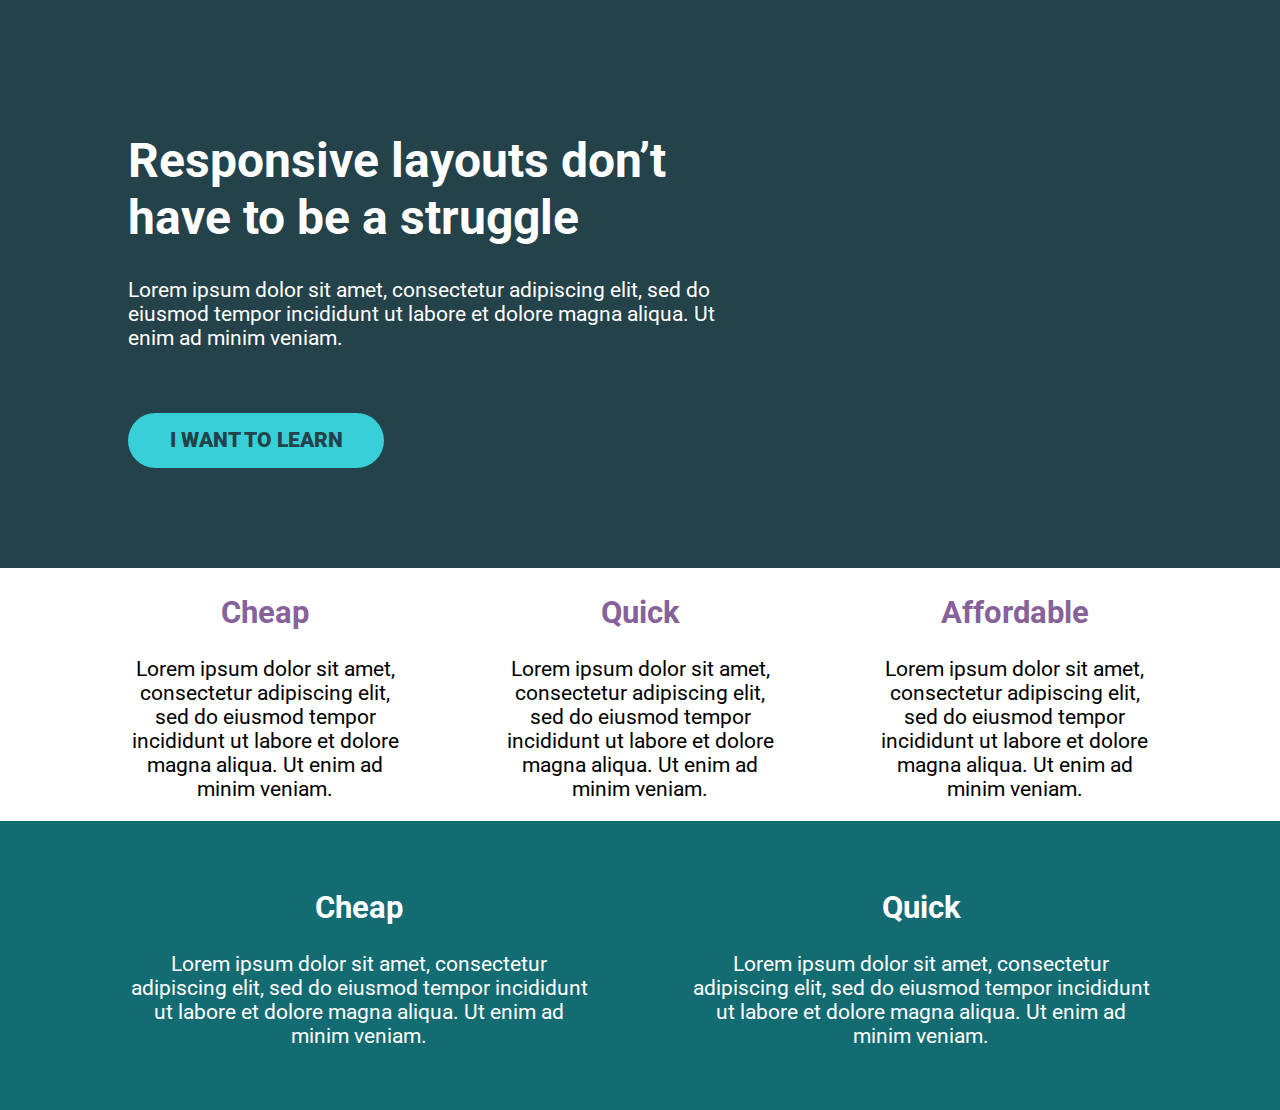
<file: 02-3 - challenge start/index.html>
<!DOCTYPE html>
<html lang="en">
<head>
    <meta charset="UTF-8">
    <meta name="viewport" content="width=device-width, initial-scale=1.0">
    <title>Challenge time!</title>
    <link href="https://fonts.googleapis.com/css2?family=Roboto:wght@400;900&display=swap" rel="stylesheet"> 
    <link rel="stylesheet" href="style.css">
</head>
<body>
    <div class="hero">
        <div class="container">
            <div class="hero__text">
                <h1>Responsive layouts don’t have to be a struggle</h1>
                <p>Lorem ipsum dolor sit amet, consectetur adipiscing elit, sed do eiusmod tempor incididunt ut labore et dolore magna aliqua. Ut enim ad minim veniam.</p>
                <a href="#" class="btn">I want to learn</a>
            </div>
        </div>
    </div>
    <div class="container">
        <div class="row text__color">
            <div class="col">
                <h2>Cheap</h2>
                <p>Lorem ipsum dolor sit amet, consectetur adipiscing elit, sed do eiusmod tempor incididunt ut labore et dolore magna aliqua. Ut enim ad minim veniam.</p>
            </div>
            <div class="col">
                <h2>Quick</h2>
                <p>Lorem ipsum dolor sit amet, consectetur adipiscing elit, sed do eiusmod tempor incididunt ut labore et dolore magna aliqua. Ut enim ad minim veniam.</p>
            </div>
            <div class="col">
                <h2>Affordable</h2>
                <p>Lorem ipsum dolor sit amet, consectetur adipiscing elit, sed do eiusmod tempor incididunt ut labore et dolore magna aliqua. Ut enim ad minim veniam.</p>
            </div>
        </div>
        </div>
        <div class="bg-color">
            <div class="row container">
                <div class="col">
                    <h2>Cheap</h2>
                    <p>Lorem ipsum dolor sit amet, consectetur adipiscing elit, sed do eiusmod tempor incididunt ut labore et dolore magna aliqua. Ut enim ad minim veniam.</p>
                </div>
                <div class="col">
                    <h2>Quick</h2>
                    <p>Lorem ipsum dolor sit amet, consectetur adipiscing elit, sed do eiusmod tempor incididunt ut labore et dolore magna aliqua. Ut enim ad minim veniam.</p>
                </div>
        </div>
    </div>


    


</body>
</html>
</file>
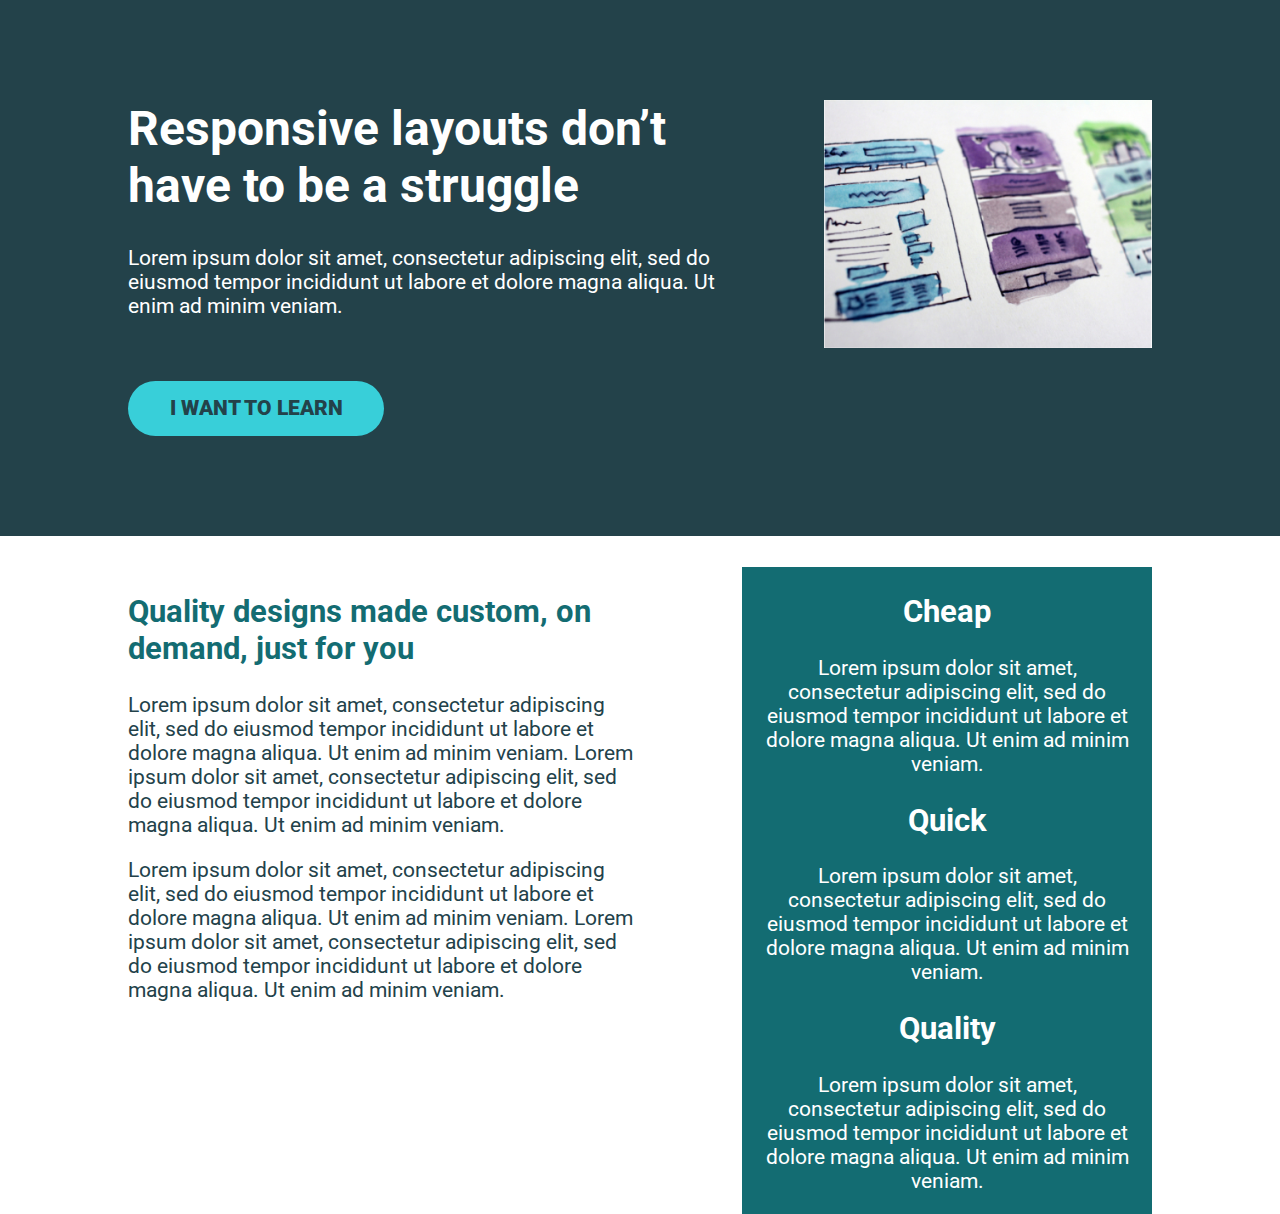
<file: 02-6 - challenge 2/index.html>
<!DOCTYPE html>
<html lang="en">
<head>
    <meta charset="UTF-8">
    <meta name="viewport" content="width=device-width, initial-scale=1.0">
    <title>Conquering Rsponsive Layouts</title>
    <link href="https://fonts.googleapis.com/css2?family=Roboto:wght@400;900&display=swap" rel="stylesheet"> 
    <link rel="stylesheet" href="style.css">
</head>
<body>
    <div class="hero">
        <div class="container row">
            <div class="hero__text">
                <h1>Responsive layouts don’t have to be a struggle</h1>
                <p>Lorem ipsum dolor sit amet, consectetur adipiscing elit, sed do eiusmod tempor incididunt ut labore et dolore magna aliqua. Ut enim ad minim veniam.</p>
                <a href="#" class="btn">I want to learn</a>
            </div>
            
            <div class="hero__img"><img src="img/hero-img.jpg" alt="sketch of website" srcset=""></div>
        </div>
    </div> 
    <main class="container ">
        <div class="row">
            <section class="one__col">
                <div class="col">
                    <h2>Quality designs made custom, on demand,
                    just for you</h2>
                    <p>
                        Lorem ipsum dolor sit amet, consectetur adipiscing elit, sed do eiusmod
                        tempor incididunt ut labore et dolore magna aliqua. Ut enim ad minim
                        veniam. Lorem ipsum dolor sit amet, consectetur adipiscing elit, sed do
                        eiusmod tempor incididunt ut labore et dolore magna aliqua. Ut enim ad
                        minim veniam.
                    </p>
                
                    <p>
                        Lorem ipsum dolor sit amet, consectetur adipiscing elit, sed do eiusmod
                        tempor incididunt ut labore et dolore magna aliqua. Ut enim ad minim
                        veniam. Lorem ipsum dolor sit amet, consectetur adipiscing elit, sed do
                        eiusmod tempor incididunt ut labore et dolore magna aliqua. Ut enim ad
                        minim veniam.
                
                    </p>
                </div>
            </section>
            <section class="stack-items">
                
                <div class="col">
                    <h2>Cheap</h2>
                    <p>
                        Lorem ipsum dolor sit amet,
                        consectetur adipiscing elit, sed do
                        eiusmod tempor incididunt ut labore et
                        dolore magna aliqua. Ut enim ad minim
                        veniam.
                    </p>
                    <h2>Quick</h2>
                
                    <p>
                        Lorem ipsum dolor sit amet,
                        consectetur adipiscing elit, sed do
                        eiusmod tempor incididunt ut labore et
                        dolore magna aliqua. Ut enim ad minim
                        veniam.
                
                    </p>
                    <h2>Quality</h2>
                    <p>
                        Lorem ipsum dolor sit amet,
                        consectetur adipiscing elit, sed do
                        eiusmod tempor incididunt ut labore et
                        dolore magna aliqua. Ut enim ad minim
                        veniam.
                    </p>
                </div>
            </section>
        </div>
    </main>
</body>
</html>
</file>
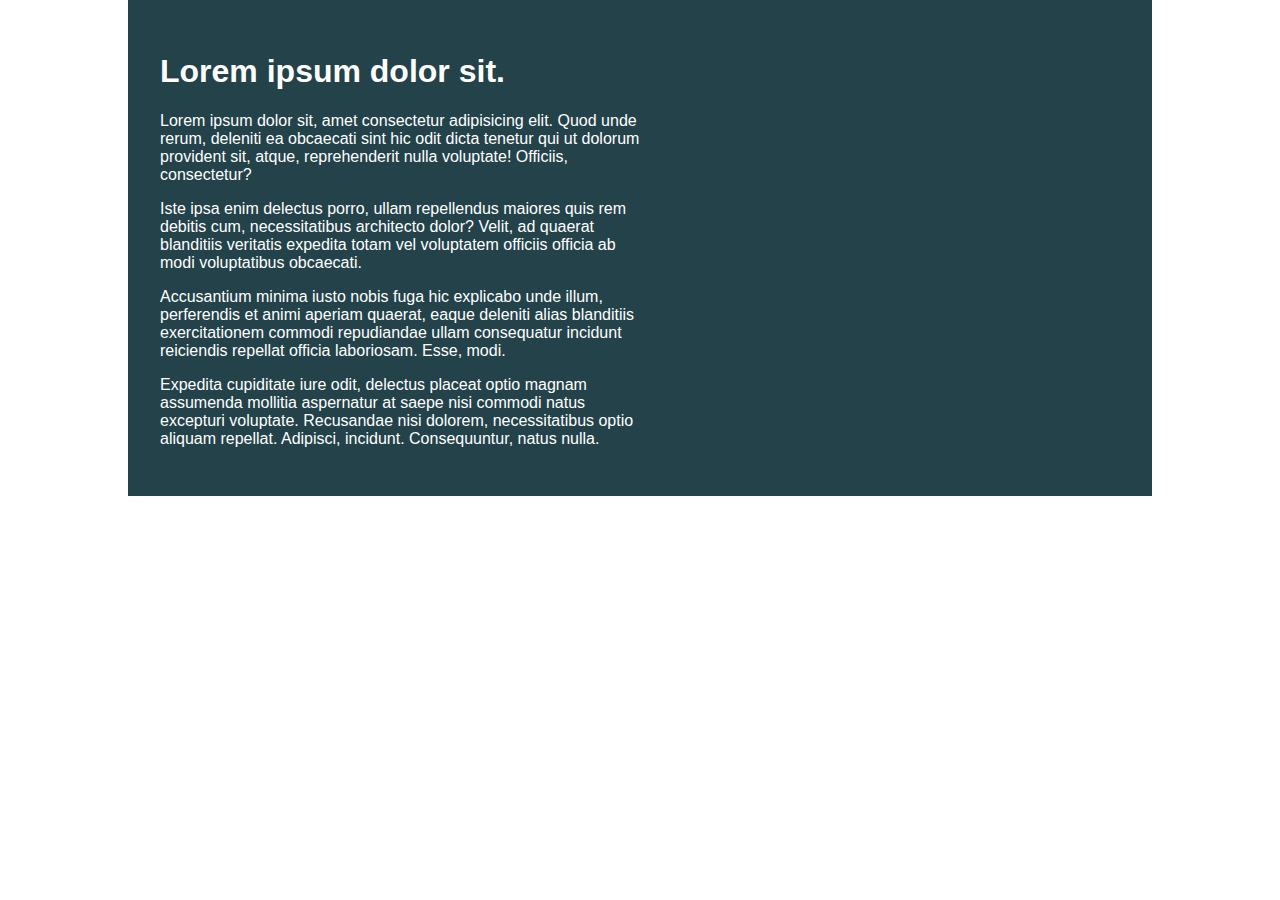
<file: challenge01/index.html>
<!DOCTYPE html>
<html lang="en">

<head>
    <meta charset="UTF-8">
    <meta name="viewport" content="width=device-width, initial-scale=1.0">
    <title>Day 01</title>

    <link rel="stylesheet" href="style.css">
</head>

<body>
    <div class="container">
        <div class="intro-content">
            <h1>Lorem ipsum dolor sit.</h1>
            <p>Lorem ipsum dolor sit, amet consectetur adipisicing elit. Quod unde rerum, deleniti ea obcaecati sint hic
                odit dicta tenetur qui ut dolorum provident sit, atque, reprehenderit nulla voluptate! Officiis,
                consectetur?</p>
            <p>Iste ipsa enim delectus porro, ullam repellendus maiores quis rem debitis cum, necessitatibus architecto
                dolor? Velit, ad quaerat blanditiis veritatis expedita totam vel voluptatem officiis officia ab modi
                voluptatibus obcaecati.</p>
            <p>Accusantium minima iusto nobis fuga hic explicabo unde illum, perferendis et animi aperiam quaerat, eaque
                deleniti alias blanditiis exercitationem commodi repudiandae ullam consequatur incidunt reiciendis
                repellat officia laboriosam. Esse, modi.</p>
            <p>Expedita cupiditate iure odit, delectus placeat optio magnam assumenda mollitia aspernatur at saepe nisi
                commodi natus excepturi voluptate. Recusandae nisi dolorem, necessitatibus optio aliquam repellat.
                Adipisci, incidunt. Consequuntur, natus nulla.</p>
        </div>
    </div>
</body>

</html>
</file>
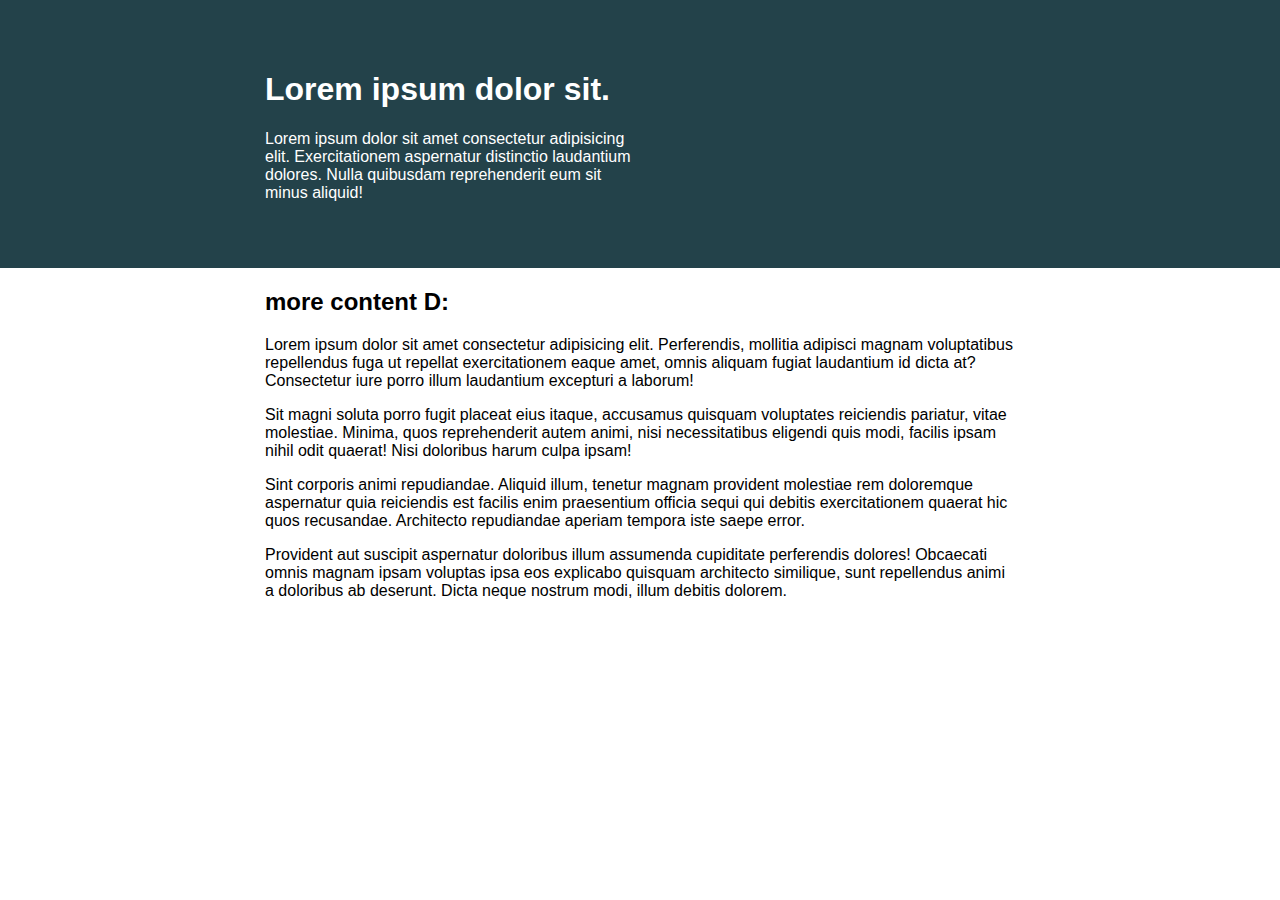
<file: challenge02/index.html>
<!DOCTYPE html>
<html lang="en">
<head> 
    <meta charset="UTF-8">
    <meta name="viewport" content="width=device-width, initial-scale=1.0">
    <title>Day 01</title>
 
    <link rel="stylesheet" href="style.css">
</head>
<body>
<div class="intro">
    
        <div class="container">
            <div class="intro-content">
                <h1>Lorem ipsum dolor sit.</h1>
                <p>Lorem ipsum dolor sit amet consectetur adipisicing elit. Exercitationem aspernatur distinctio laudantium dolores. Nulla quibusdam reprehenderit eum sit minus aliquid!</p>
            </div>
    
        </div>
</div>
    
    <div class="container">
        <h2>more content D:</h2>
        <p>Lorem ipsum dolor sit amet consectetur adipisicing elit. Perferendis, mollitia adipisci magnam voluptatibus repellendus fuga ut repellat exercitationem eaque amet, omnis aliquam fugiat laudantium id dicta at? Consectetur iure porro illum laudantium excepturi a laborum!</p>
        <p>Sit magni soluta porro fugit placeat eius itaque, accusamus quisquam voluptates reiciendis pariatur, vitae molestiae. Minima, quos reprehenderit autem animi, nisi necessitatibus eligendi quis modi, facilis ipsam nihil odit quaerat! Nisi doloribus harum culpa ipsam!</p>
        <p>Sint corporis animi repudiandae. Aliquid illum, tenetur magnam provident molestiae rem doloremque aspernatur quia reiciendis est facilis enim praesentium officia sequi qui debitis exercitationem quaerat hic quos recusandae. Architecto repudiandae aperiam tempora iste saepe error.</p>
        <p>Provident aut suscipit aspernatur doloribus illum assumenda cupiditate perferendis dolores! Obcaecati omnis magnam ipsam voluptas ipsa eos explicabo quisquam architecto similique, sunt repellendus animi a doloribus ab deserunt. Dicta neque nostrum modi, illum debitis dolorem.</p>
    
    </div>
    

</body>
</html>
</file>
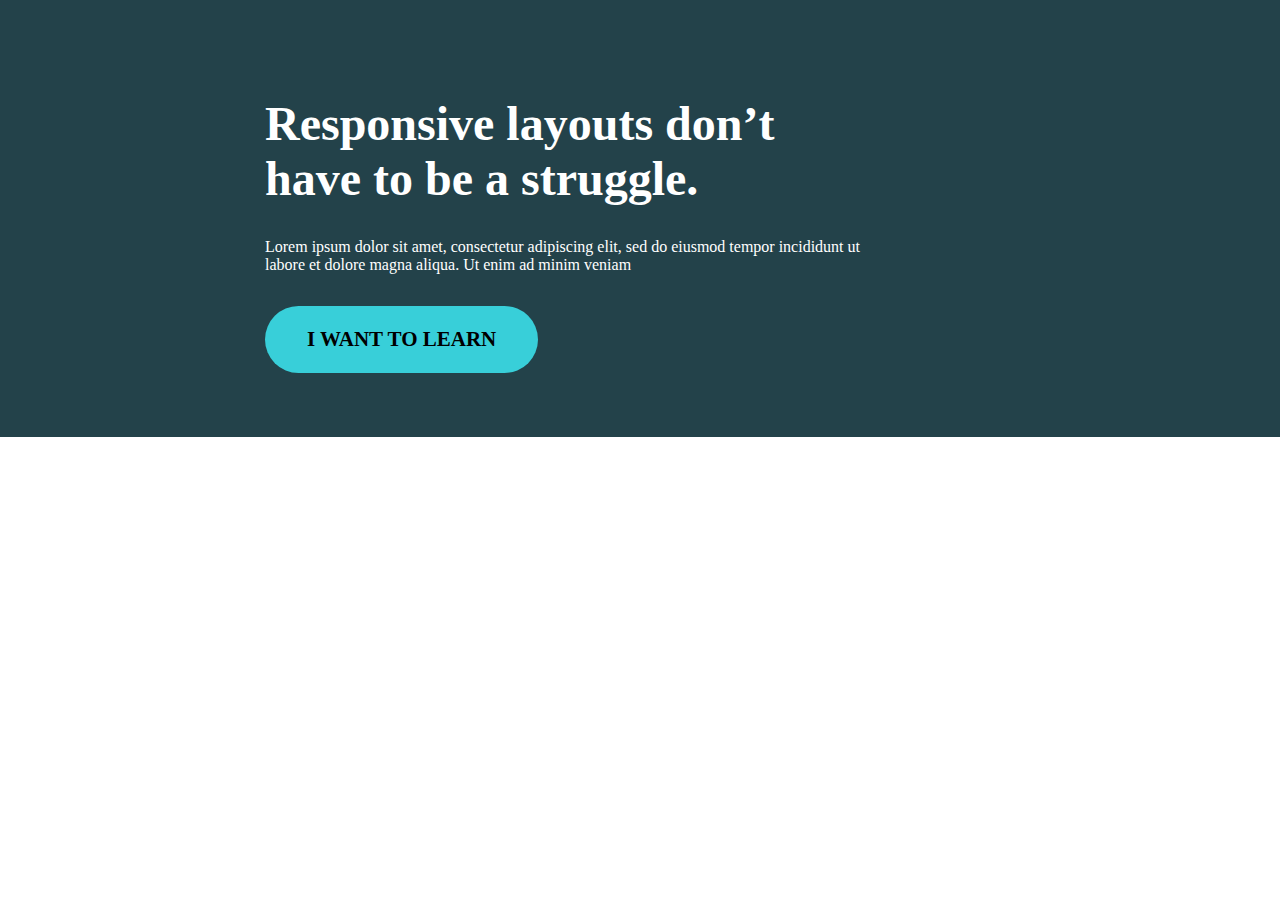
<file: challenge03/index.html>
<!DOCTYPE html>
<html lang="en">
<head>
    <meta charset="UTF-8">
    <meta name="viewport" content="width=device-width, initial-scale=1.0">
    <link rel="stylesheet" href="style.css">
    <title>Document</title>
</head>
<body>

    <div class="wrapper">

        <div class="container">
            <div class="limit-width">
                <header class="">
                    <h1>Responsive layouts don’t have to be a struggle.</h1>
                </header>
                <p class="intro-content">
                    Lorem ipsum dolor sit amet, consectetur
                    adipiscing elit, sed do eiusmod tempor incididunt
                    ut labore et dolore magna aliqua. Ut enim ad minim veniam
                </p>
                <div class=" button">
                    <button>
                        I WANT TO LEARN
                    </button>
                </div>
            </div>
        </div>
    </div>
</body>
</html>
</file>
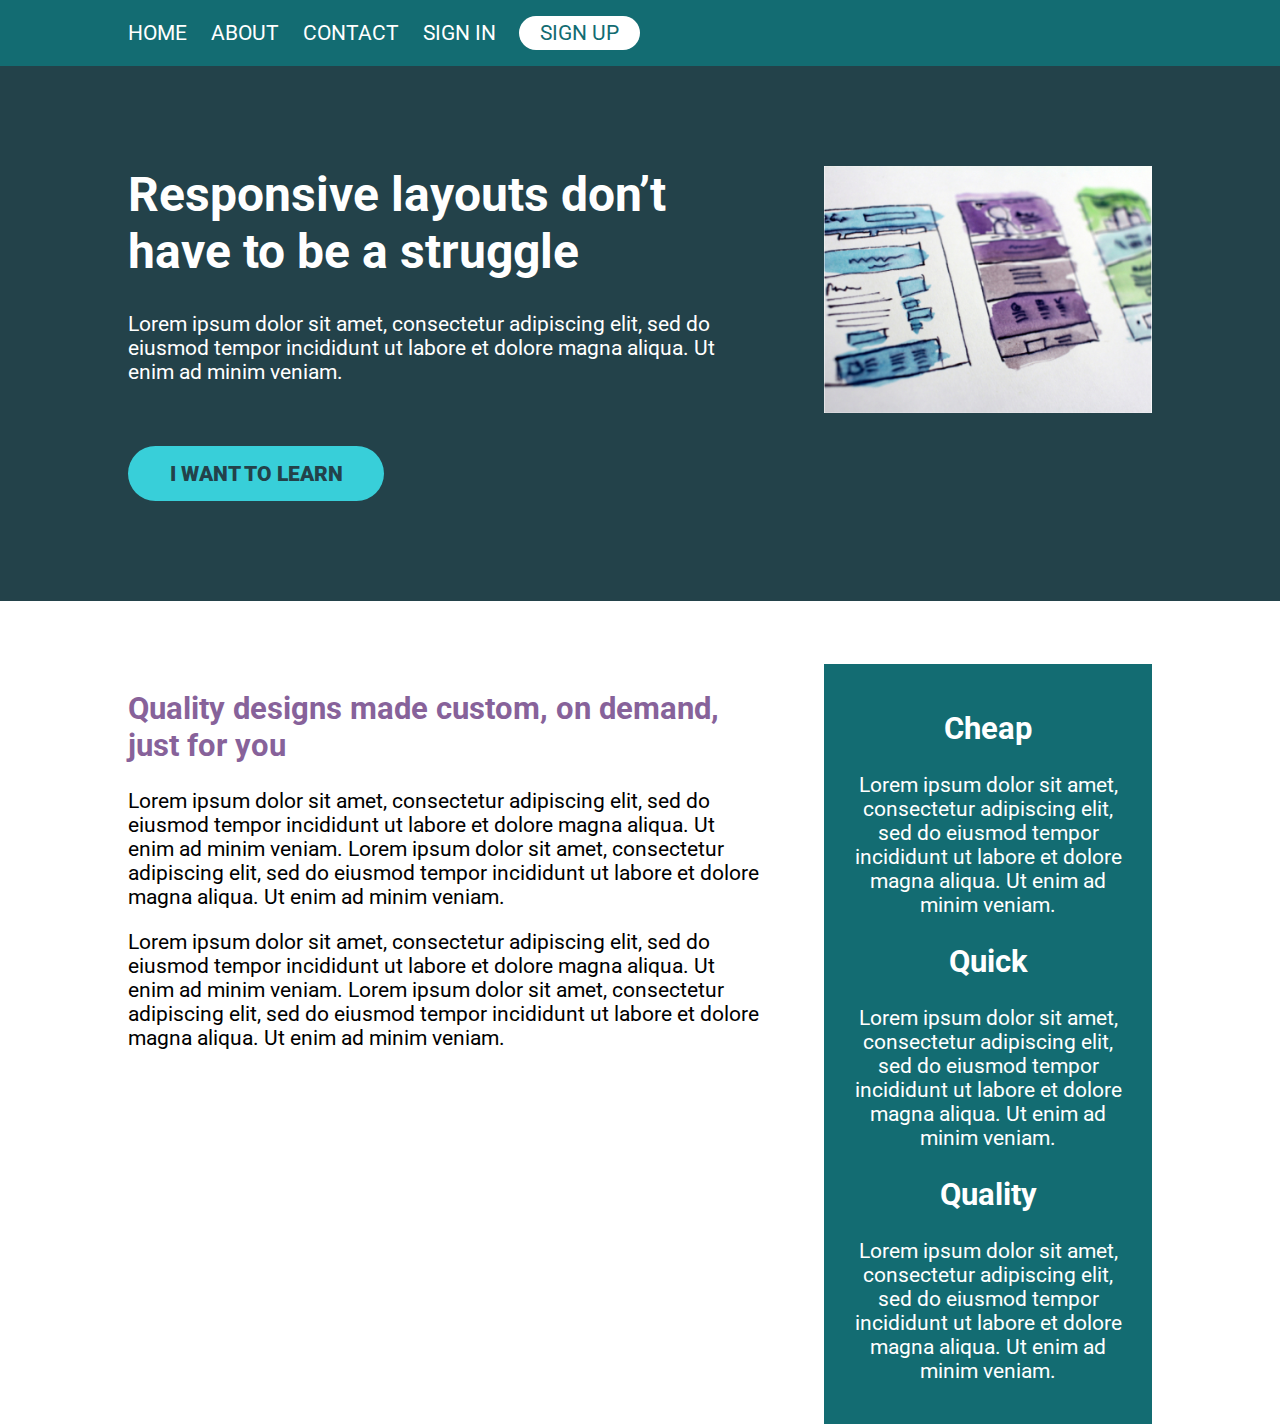
<file: nav_challenge/index.html>
<!DOCTYPE html>
<html lang="en">
<head>
    <meta charset="UTF-8">
    <meta name="viewport" content="width=device-width, initial-scale=1.0">
    <title>Conquering Responsive Layouts</title>
    <link href="https://fonts.googleapis.com/css2?family=Roboto:wght@400;900&display=swap" rel="stylesheet"> 
    <link rel="stylesheet" href="style.css">
</head>
<body>
    <header>
        <nav class="nav container">
            <ul class="nav__list d-flex">
                <li class="nav__item"><a href="#" class="nav__link">Home</a></li>
                <li class="nav__item"><a href="#" class="nav__link">About</a></li>
                <li class="nav__item"><a href="#" class="nav__link">Contact</a></li>
                <li class="nav__item"><a href="#" class="nav__link">Sign In</a></li>
                <li class="nav__item"><a href="#" class="nav__link nav__link--button">Sign up</a></li>
            </ul>
        </nav>
    </header>

    <section class="hero">
        <div class="container row">
            <div class="hero__text">
                <h1>Responsive layouts don’t have to be a struggle</h1>
                <p>Lorem ipsum dolor sit amet, consectetur adipiscing elit, sed do eiusmod tempor incididunt ut labore et dolore magna aliqua. Ut enim ad minim veniam.</p>
                <a href="#" class="btn">I want to learn</a>
            </div>
            <img src="img/hero-img.jpg" alt="UX design sketches" class="hero__img">
        </div>
    </section> 

    <main class="main container row">
            <section class="primary-content">
                <h2 class="section-title">Quality designs made custom, on demand, just for you</h2>
                <p>Lorem ipsum dolor sit amet, consectetur adipiscing elit, sed do eiusmod tempor incididunt ut labore et dolore magna aliqua. Ut enim ad minim veniam. Lorem ipsum dolor sit amet, consectetur adipiscing elit, sed do eiusmod tempor incididunt ut labore et dolore magna aliqua. Ut enim ad minim veniam.</p>
                <p>Lorem ipsum dolor sit amet, consectetur adipiscing elit, sed do eiusmod tempor incididunt ut labore et dolore magna aliqua. Ut enim ad minim veniam. Lorem ipsum dolor sit amet, consectetur adipiscing elit, sed do eiusmod tempor incididunt ut labore et dolore magna aliqua. Ut enim ad minim veniam.</p>
            </section>
            <aside class="sidebar">
                <h2 class="sidebar-title">Cheap</h2>
                <p>Lorem ipsum dolor sit amet, consectetur adipiscing elit, sed do eiusmod tempor incididunt ut labore et dolore magna aliqua. Ut enim ad minim veniam.</p>

                <h2 class="sidebar-title">Quick</h2>
                <p>Lorem ipsum dolor sit amet, consectetur adipiscing elit, sed do eiusmod tempor incididunt ut labore et dolore magna aliqua. Ut enim ad minim veniam.</p>

                <h2 class="sidebar-title">Quality</h2>
                <p>Lorem ipsum dolor sit amet, consectetur adipiscing elit, sed do eiusmod tempor incididunt ut labore et dolore magna aliqua. Ut enim ad minim veniam.</p>
            </aside>
    </main>

    

</body>
</html>
</file>
<file: 02-3 - challenge start/style.css>
/* 
////// For this challenge ///////

- You will have to modify the HTML

- You can add new classes in the HTML
  if you need to

// Requirements
1. The headings in the first row must be
   a different color
2. The two .col at the bottom must go next
   to one another
3. The section at the bottom should have
   a dark background color and a different
   color of text
4. I've removed the "gap" that I created,
   so you'll have to add it back in

   */

*, *::before, *::after {
    box-sizing: border-box;
}

body {
    margin: 0;
    font-family: 'Roboto', sans-serif;
    font-size: 1.3rem;
}

h1 {
    font-size: 3rem;
}

.container {
    width: 80%;
    max-width: 1100px;
    margin: 0 auto;
}

.row {
    /* display: flex => flex container */
    display: flex;
    /* can't use yet */
    gap: 100px; 
}

.col {
    /* these are now flex items */
    width: 100%;
    font-family: Roboto;
}

.hero {
    padding: 100px 0;
    background-color: #23424A;
    color: #FFF;
}

.hero__text {
    width: 60%;
}

.hero p {
    margin-bottom: 3em;
}

.btn {
    display: inline-block;
    text-decoration: none;
    text-transform: uppercase; 
    color: #23424A;
    font-weight: 900;
    background-color: #38CFD9;
    padding: .75em 2em;
    border-radius: 100px;
}

.btn:hover,
.btn:focus {
    opacity: .75; 
}
.col h1,h2
{
    text-align: center;
}
.col p{
    text-align: center;
}
.text__color h2
{
color:#87629A;

}
.bg-color
{
    background-color: #136C72;
    color: white;
    padding: 2em 0px;
}
</file>
<file: 02-6 - challenge 2/style.css>
/* 
////// For this challenge ///////

- All text is in the text.md file

// Requirements
1. Refer to the design specs for the
   overall layout 
2. The image should line up with
   the sidebar in the section
   below

*/

*, *::before, *::after {
    box-sizing: border-box;
}

body {
    margin: 0;
    font-family: 'Roboto', sans-serif;
    font-size: 1.3rem;
}

img {
    max-width: 100%;
}

h1 {
    font-size: 3rem;
    margin-top: 0;
}

.container {
    width: 80%;
    max-width: 1100px;
    margin: 0 auto;
}

.row {
    /* display: flex => flex container */
    display: flex;
    justify-content: space-between;
    
    /* can't use yet */
    /* gap: 100px; */
}

.col {
    /* these are now flex items */
    width: 100%;
}

.col + .col {
    margin-left: 30px;
}

.hero {
    padding: 100px 0;
    background-color: #23424A;
    color: #FFF;
    margin-bottom: 1.5em;
}

.hero__text { 
    width: 62%;
}

.hero__img {
    width: 32%;
    align-self: flex-start;
}

.hero p {
    margin-bottom: 3em;
}

.btn {
    display: inline-block;
    text-decoration: none;
    text-transform: uppercase; 
    color: #23424A;
    font-weight: 900;
    background-color: #38CFD9;
    padding: .75em 2em;
    border-radius: 100px;
}

.btn:hover,
.btn:focus {
    opacity: .75; 
}
.stack-items
{
    background-color: #136C72;
    color:white;
    text-align: center;
    font-family: Roboto;
    width: 40%;
    padding: 0px 1em;
}
.one__col
{
    font-family: Roboto;
    width:50%;
    color:#23424A;
}
.one__col h2
{
    color:#136C72;
}
</file>
<file: challenge01/style.css>
/* INSTRUCTIONS
 *
 * 1) Limit the total width of
 *    the .intro-conent to about half
 *    of it's parent
 *
 * 2) Stop the text from overflowing
 *    out the bottom at small screen
 *    widths
 *
 * You may modify the HTML if needed
 *
 */

* {
  box-sizing: border-box;
}

body {
  margin: 0;
  font-family: sans-serif;
}

.container {
  background: #23424a;
  color: white;

  width: 80%;
  margin: 0 auto;

  padding: 2em;
 
}
.intro-content
{
width: 50%;
}
</file>
<file: challenge02/style.css>
/* INSTRUCTIONS
 *
 * 1) Keep the text inside .intro-content
 *    in the same place, but have the background
 *    extend from one side of the viewport
 *    to the other, no matter how wide or narrow
 *    the browser is.
 *
 * 2) Limit the maximum width of the text in the
 *    bottom area.
 *
 * You may modify the HTML if needed
 * (you probably should for this challenge)
 *
 */

* {
  box-sizing: border-box;
}

body {
  margin: 0;
  font-family: sans-serif;
}

.container {
  width: 80%;
  max-width: 750px;
  margin: 0 auto;
 
 
}
.intro{
  background: #23424a;
  
  color: white;
  padding: 50px 0;
}
.intro-content {
  max-width: 50%;
 
}
</file>
<file: challenge03/style.css>
* {
    box-sizing: border-box;
  }
  
  body {
    margin: 0;
    font-family: sans-serif;
  }
  
  .container {
    width: 80%;
    max-width: 750px;
    margin: 0 auto;
   
   
  }
  .intro-content
  {
    
  }
  .wrapper
  {
    background-color:  #23424A;
    padding: 4em 0;
  }
header h1
  {
    color:white;
    font-family: Roboto black;
    font-size: 48px;
    font-weight: 900;
  }
  .intro-content{
    color:white;
    font-family: Roboto;
    font-family: 21px;
  }
  .button
  {
    margin-top: 2em;
  }
  button{
    border: none;
    background-color: #38CFD9;
    padding: 1em 2em;
    border-radius: 50px;
    font-family: Roboto Bold;
    font-size: 21px;
    font-weight: bold;
  }
  .limit-width
  {
    width:80%;
    
  }
</file>
<file: nav_challenge/style.css>
/* 
////// For this challenge ///////

- All text is in the text.md file

// Requirements
   1. Get all the navigation items next to one another
   2. Add a space between all the items
*/

*, *::before, *::after {
    box-sizing: border-box;
}

body {
    margin: 0;
    font-family: 'Roboto', sans-serif;
    font-size: 1.3rem;
}

img {
    max-width: 100%;
}

h1 {
    font-size: 3rem;
    margin-top: 0;
}

.section-title {
    color: #87629A;
}

.btn {
    display: inline-block;
    text-decoration: none;
    text-transform: uppercase; 
    color: #23424A;
    font-weight: 900;
    background-color: #38CFD9;
    padding: .75em 2em;
    border-radius: 100px;
}

.btn:hover,
.btn:focus {
    opacity: .75; 
}

.container {
    width: 80%;
    max-width: 1100px;
    margin: 0 auto;
}

.row {
    display: flex;
    justify-content: space-between;
}

.col {
    /* these are now flex items */
    width: 100%;
}

.col + .col {
    margin-left: 30px;
}


header {
    background: #136c72;
    padding: .5em 0;
}

.nav__list {
    margin: 0;
    padding: 0;
    list-style: none;
    
    width: 50%;
    justify-content: space-between;
    padding-top: .5em;
    padding-bottom: .5em;
    
}
nav{


}

.nav__link {
    color: #fff;
    text-decoration: none;
    text-transform: uppercase;
    
  
}

.nav__link--button {
    background: #fff;
    color: #136c72;
    padding: .25em 1em;
    border-radius: 10em;
}

.nav__link:hover {
    opacity: .75;
}


.hero {
    padding: 100px 0;
    background-color: #23424A;
    color: #FFF;
}

.hero__text { 
    width: 62%;
}

.hero__img {
    width: 32%;
    align-self: flex-start;
}

.hero p {
    margin-bottom: 3em;
}

.main {
    margin-top: 3em;
}

.primary-content {
    width: 62%;
}

.sidebar {
    width: 32%;
    padding: 1em;
    text-align: center;
    color: #fff;
    background-color: #136c72;
}

.d-flex{

    display: flex;
}
</file>
